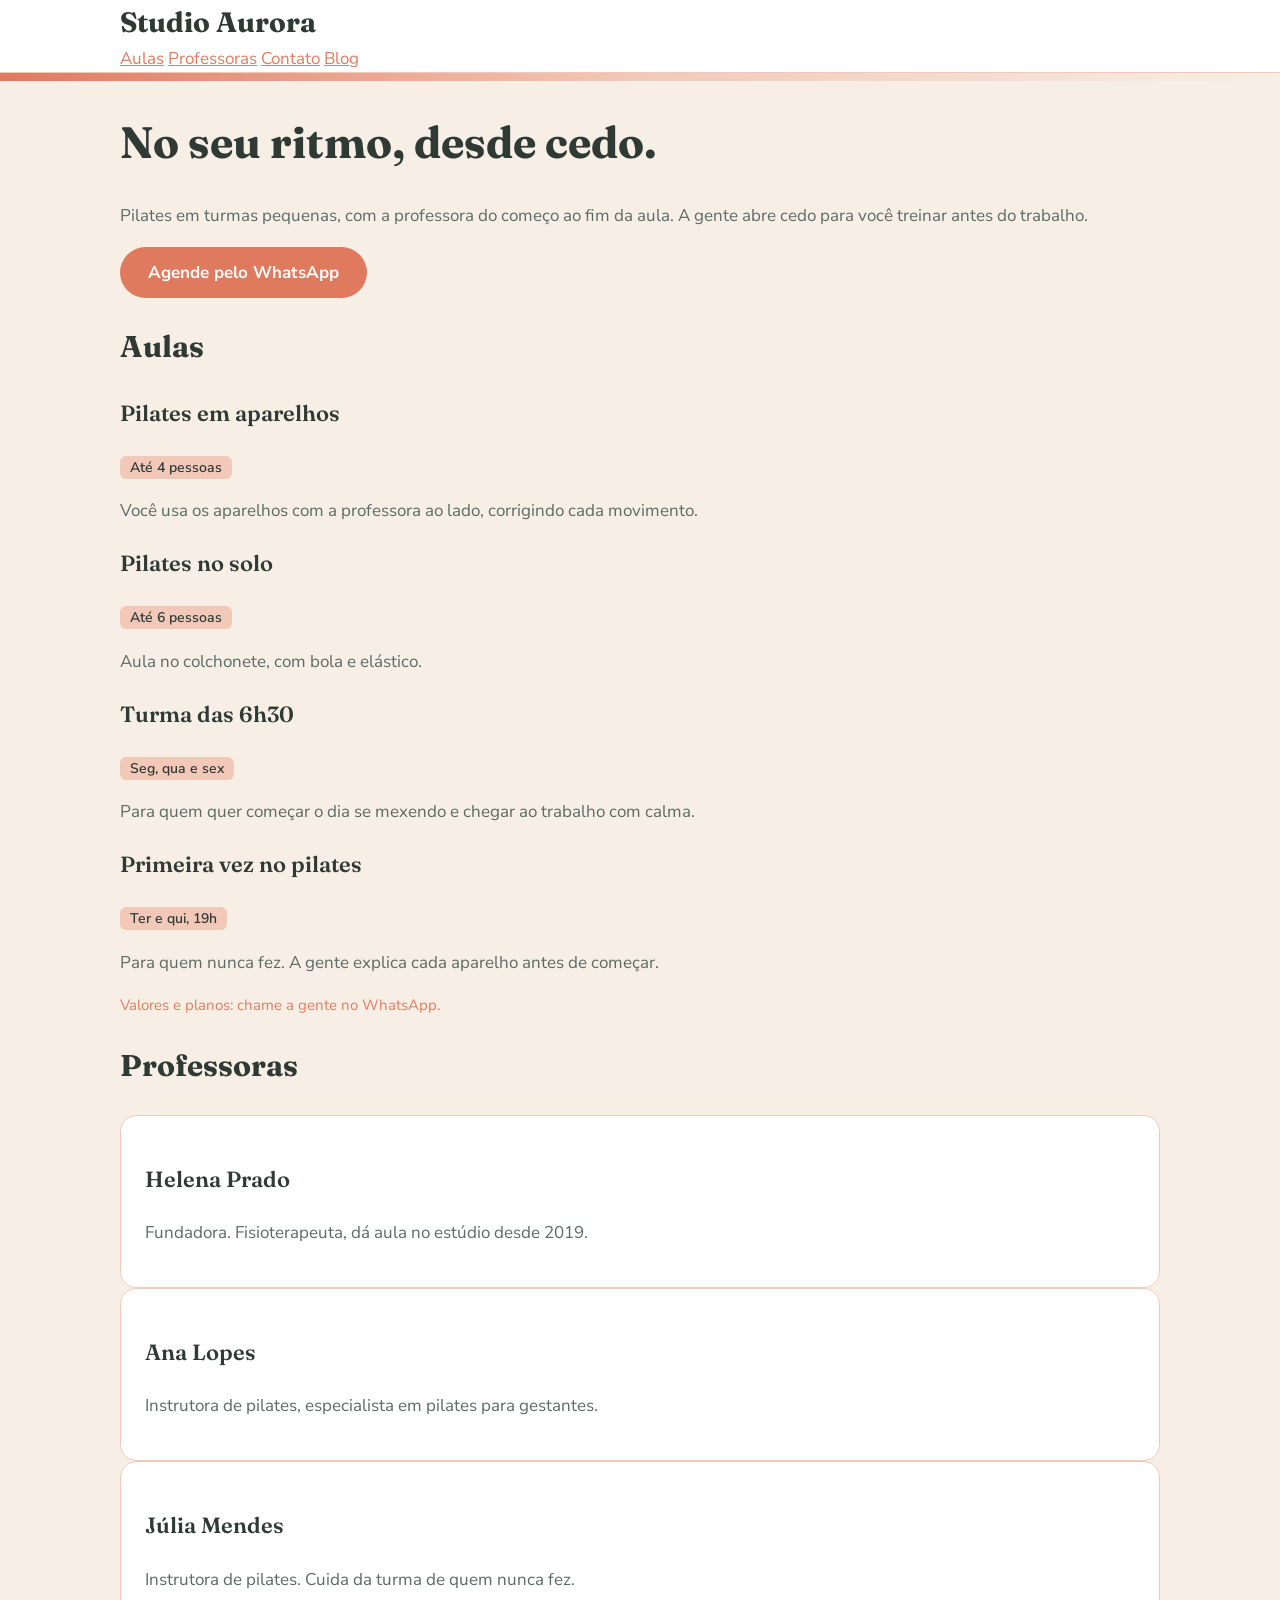
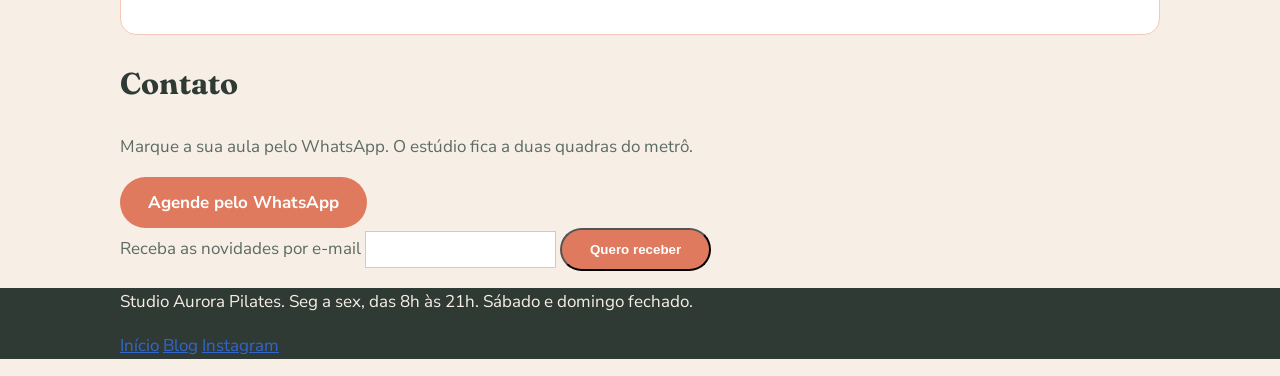
<file: 23-estudo-de-marca-forense/site/index.html>
<!doctype html>
<html lang="pt-BR">
<head>
<meta charset="utf-8">
<meta name="viewport" content="width=device-width, initial-scale=1">
<title>Studio Aurora Pilates</title>
<link rel="stylesheet" href="https://fonts.googleapis.com/css2?family=Fraunces:wght@600;700&family=Nunito+Sans:wght@400;600&family=Montserrat:wght@400;700&display=swap">
<link rel="stylesheet" href="css/aurora.css">
<link rel="stylesheet" href="css/tema-base.css">
</head>
<body>
<header class="topo">
  <div class="container">
    <span class="marca">Studio Aurora</span>
    <nav><a href="#aulas">Aulas</a> <a href="#professoras">Professoras</a> <a href="#contato">Contato</a> <a href="blog-primeira-aula.html">Blog</a></nav>
  </div>
</header>
<div class="faixa-aurora"></div>

<main class="container">
  <section id="inicio">
    <h1>No seu ritmo, desde cedo.</h1>
    <p>Pilates em turmas pequenas, com a professora do começo ao fim da aula. A gente abre cedo para você treinar antes do trabalho.</p>
    <a class="botao" href="#contato">Agende pelo WhatsApp</a>
  </section>

  <section id="aulas">
    <h2>Aulas</h2>
    <h3>Pilates em aparelhos</h3>
    <span class="selo">Até 4 pessoas</span>
    <p>Você usa os aparelhos com a professora ao lado, corrigindo cada movimento.</p>
    <h3>Pilates no solo</h3>
    <span class="selo">Até 6 pessoas</span>
    <p>Aula no colchonete, com bola e elástico.</p>
    <h3>Turma das 6h30</h3>
    <span class="selo">Seg, qua e sex</span>
    <p>Para quem quer começar o dia se mexendo e chegar ao trabalho com calma.</p>
    <h3>Primeira vez no pilates</h3>
    <span class="selo">Ter e qui, 19h</span>
    <p>Para quem nunca fez. A gente explica cada aparelho antes de começar.</p>
    <p class="aviso">Valores e planos: chame a gente no WhatsApp.</p>
  </section>

  <section id="professoras">
    <h2>Professoras</h2>
    <div class="card-professora">
      <h3>Helena Prado</h3>
      <p>Fundadora. Fisioterapeuta, dá aula no estúdio desde 2019.</p>
    </div>
    <div class="card-professora">
      <h3>Ana Lopes</h3>
      <p>Instrutora de pilates, especialista em pilates para gestantes.</p>
    </div>
    <div class="card-professora">
      <h3>Júlia Mendes</h3>
      <p>Instrutora de pilates. Cuida da turma de quem nunca fez.</p>
    </div>
  </section>

  <section id="contato">
    <h2>Contato</h2>
    <p>Marque a sua aula pelo WhatsApp. O estúdio fica a duas quadras do metrô.</p>
    <a class="botao" href="#contato">Agende pelo WhatsApp</a>
    <form class="formulario">
      <label>Receba as novidades por e-mail <input type="email" name="email"></label>
      <button class="botao" type="button">Quero receber</button>
    </form>
  </section>
</main>

<footer class="rodape">
  <div class="container">
    <p>Studio Aurora Pilates. Seg a sex, das 8h às 21h. Sábado e domingo fechado.</p>
    <p><a href="#inicio">Início</a> <a href="blog-primeira-aula.html">Blog</a> <a href="#contato">Instagram</a></p>
  </div>
</footer>
</body>
</html>
</file>
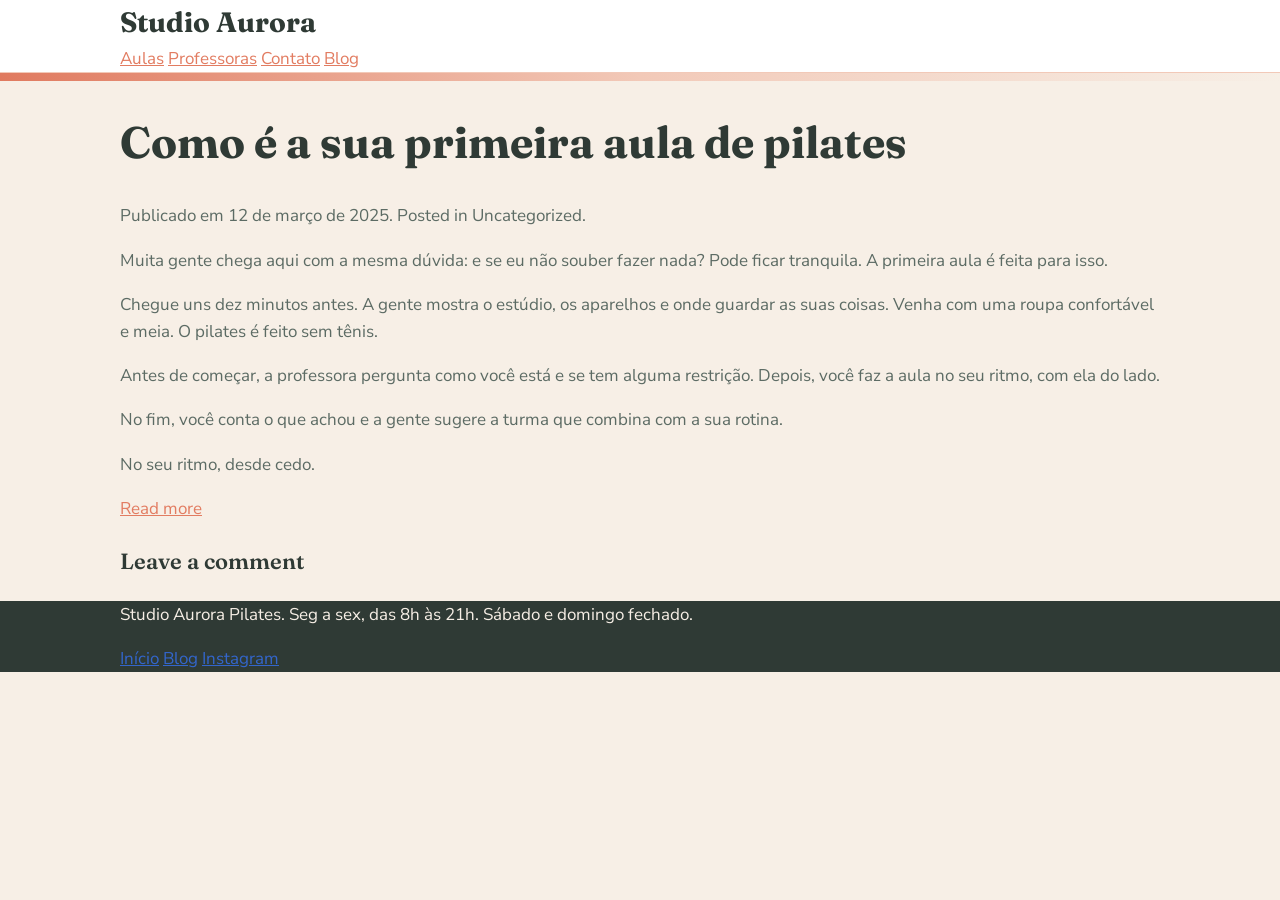
<file: 23-estudo-de-marca-forense/site/blog-primeira-aula.html>
<!doctype html>
<html lang="pt-BR">
<head>
<meta charset="utf-8">
<meta name="viewport" content="width=device-width, initial-scale=1">
<title>Como é a sua primeira aula de pilates | Studio Aurora Pilates</title>
<link rel="stylesheet" href="https://fonts.googleapis.com/css2?family=Fraunces:wght@600;700&family=Nunito+Sans:wght@400;600&family=Montserrat:wght@400;700&display=swap">
<link rel="stylesheet" href="css/aurora.css">
<link rel="stylesheet" href="css/tema-base.css">
</head>
<body>
<header class="topo">
  <div class="container">
    <span class="marca">Studio Aurora</span>
    <nav><a href="index.html#aulas">Aulas</a> <a href="index.html#professoras">Professoras</a> <a href="index.html#contato">Contato</a> <a href="blog-primeira-aula.html">Blog</a></nav>
  </div>
</header>
<div class="faixa-aurora"></div>

<main class="container">
  <article>
    <h1>Como é a sua primeira aula de pilates</h1>
    <p>Publicado em 12 de março de 2025. Posted in Uncategorized.</p>
    <p>Muita gente chega aqui com a mesma dúvida: e se eu não souber fazer nada? Pode ficar tranquila. A primeira aula é feita para isso.</p>
    <p>Chegue uns dez minutos antes. A gente mostra o estúdio, os aparelhos e onde guardar as suas coisas. Venha com uma roupa confortável e meia. O pilates é feito sem tênis.</p>
    <p>Antes de começar, a professora pergunta como você está e se tem alguma restrição. Depois, você faz a aula no seu ritmo, com ela do lado.</p>
    <p>No fim, você conta o que achou e a gente sugere a turma que combina com a sua rotina.</p>
    <p>No seu ritmo, desde cedo.</p>
    <p><a href="blog-primeira-aula.html">Read more</a></p>
    <h3>Leave a comment</h3>
  </article>
</main>

<footer class="rodape">
  <div class="container">
    <p>Studio Aurora Pilates. Seg a sex, das 8h às 21h. Sábado e domingo fechado.</p>
    <p><a href="index.html#inicio">Início</a> <a href="blog-primeira-aula.html">Blog</a> <a href="index.html#contato">Instagram</a></p>
  </div>
</footer>
</body>
</html>
</file>
<file: 23-estudo-de-marca-forense/site/css/aurora.css>
/* Studio Aurora Pilates: estilo do site */
/* coral antigo do cartão de visita: #D96C50, não usar */

body {
  background: #F7EFE6;
  color: #5C6B64;
  font-family: 'Nunito Sans', Arial, sans-serif;
  font-weight: 400;
  font-size: 17px;
  line-height: 1.6;
  margin: 0;
}

h1, h2 {
  font-family: 'Fraunces', Georgia, serif;
  font-weight: 700;
  color: #2F3A35;
}

h1 { font-size: 44px; line-height: 1.1; }
h2 { font-size: 30px; }

h3 {
  font-family: 'Fraunces', Georgia, serif;
  font-weight: 600;
  font-size: 22px;
  color: #2F3A35;
}

a { color: #e27c61; }

.marca {
  font-family: 'Fraunces', Georgia, serif;
  font-weight: 700;
  font-size: 28px;
  color: #2F3A35;
}

.topo {
  background: #FFFFFF;
  border-bottom: 1px solid #F2C9B8;
}

.faixa-aurora {
  height: 8px;
  background: linear-gradient(90deg, #E07A5F, #F2C9B8, #F7EFE6);
}

.botao {
  display: inline-block;
  background: #E07A5F;
  color: #fff;
  border-radius: 999px;
  padding: 12px 28px;
  font-weight: 700;
  text-decoration: none;
}

.botao:hover { background: #2F3A35; }

.selo {
  background: #F2C9B8;
  color: #2F3A35;
  border-radius: 6px;
  padding: 2px 10px;
  font-size: 14px;
  font-weight: 600;
}

.card-professora {
  background: #FFFFFF;
  border: 1px solid #F2C9B8;
  border-radius: 16px;
  padding: 24px;
}

.aviso {
  color: #E27C61;
  font-size: 15px;
}

.rodape {
  background: #2F3A35;
  color: #F7EFE6;
}
</file>
<file: 23-estudo-de-marca-forense/site/css/tema-base.css>
/* Tema Leve 2.3, do construtor de páginas. Não editar: o construtor regrava este arquivo. */

* { box-sizing: border-box; }

.container {
  max-width: 1080px;
  margin: 0 auto;
  padding: 0 20px;
}

.formulario input {
  border: 1px solid #CCCCCC;
  background: #FFFFFF;
  padding: 10px;
}

.rodape a { color: #3366CC; }
</file>
